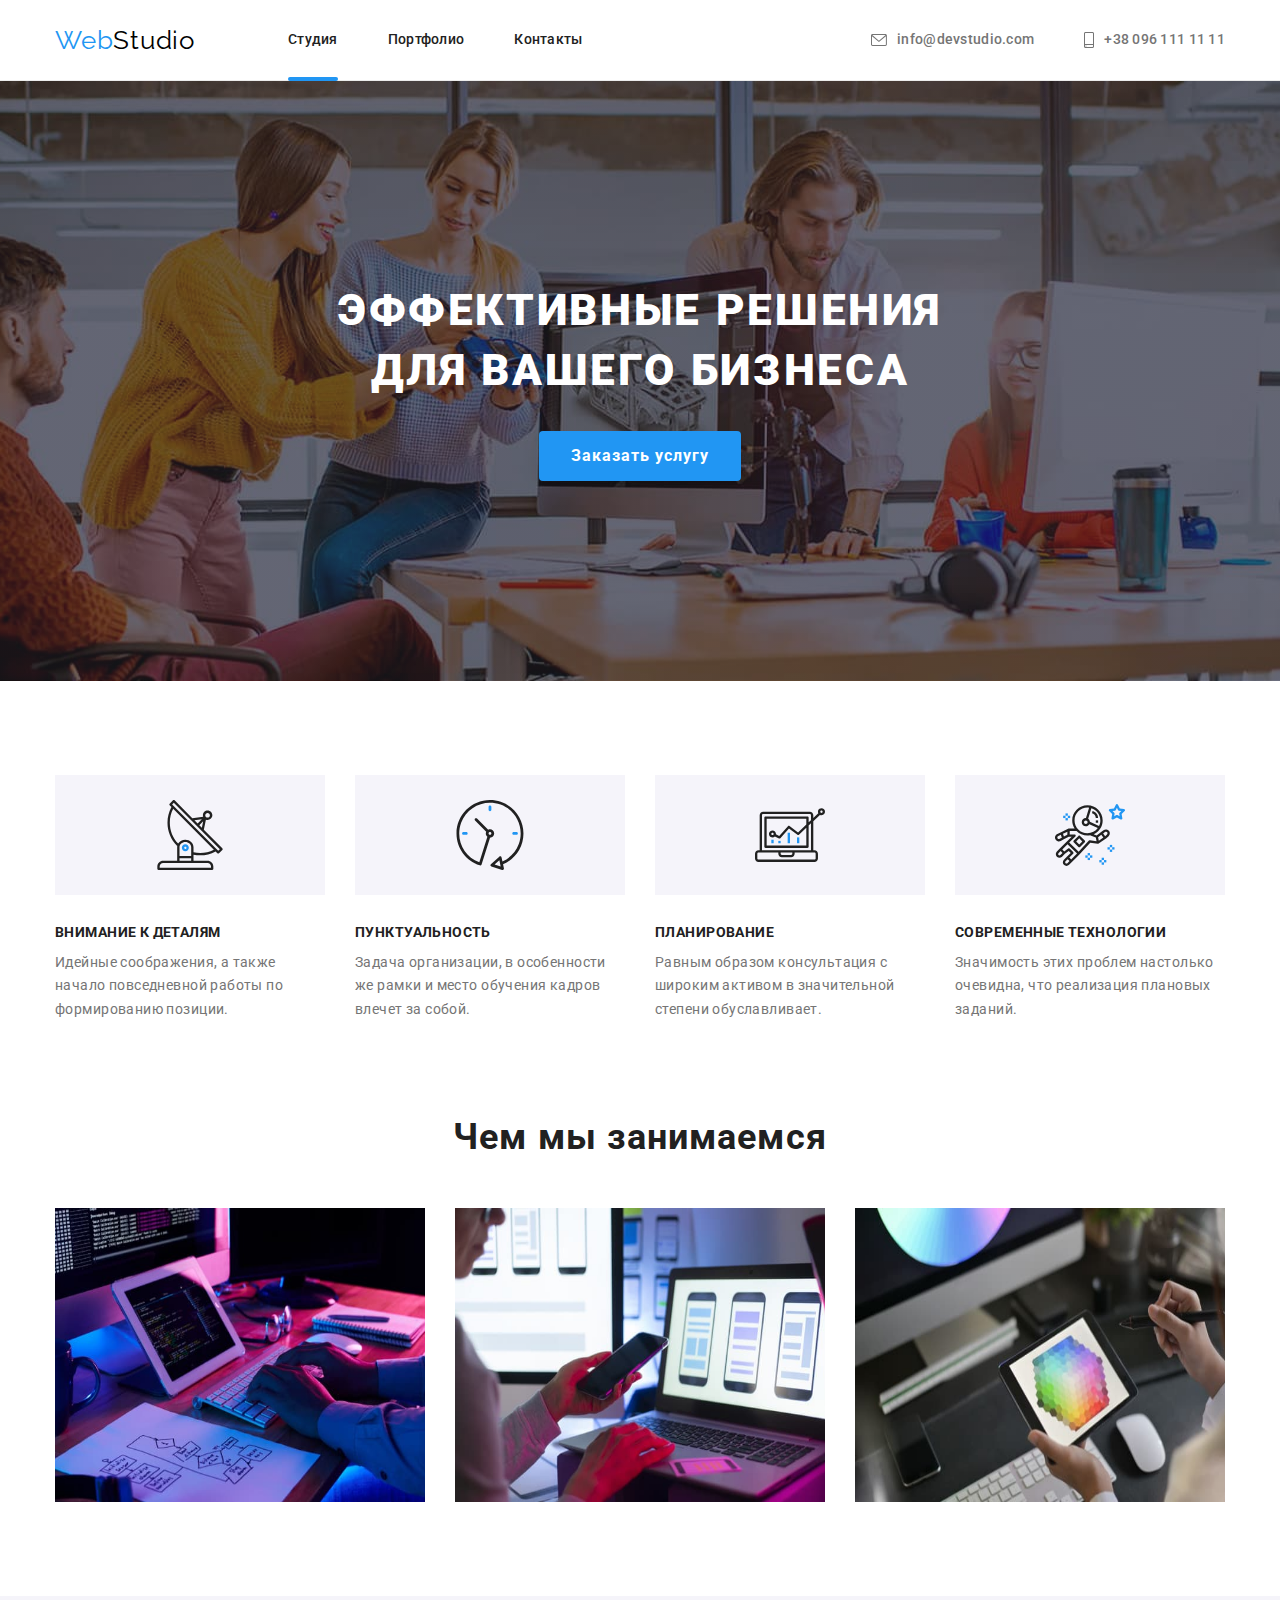
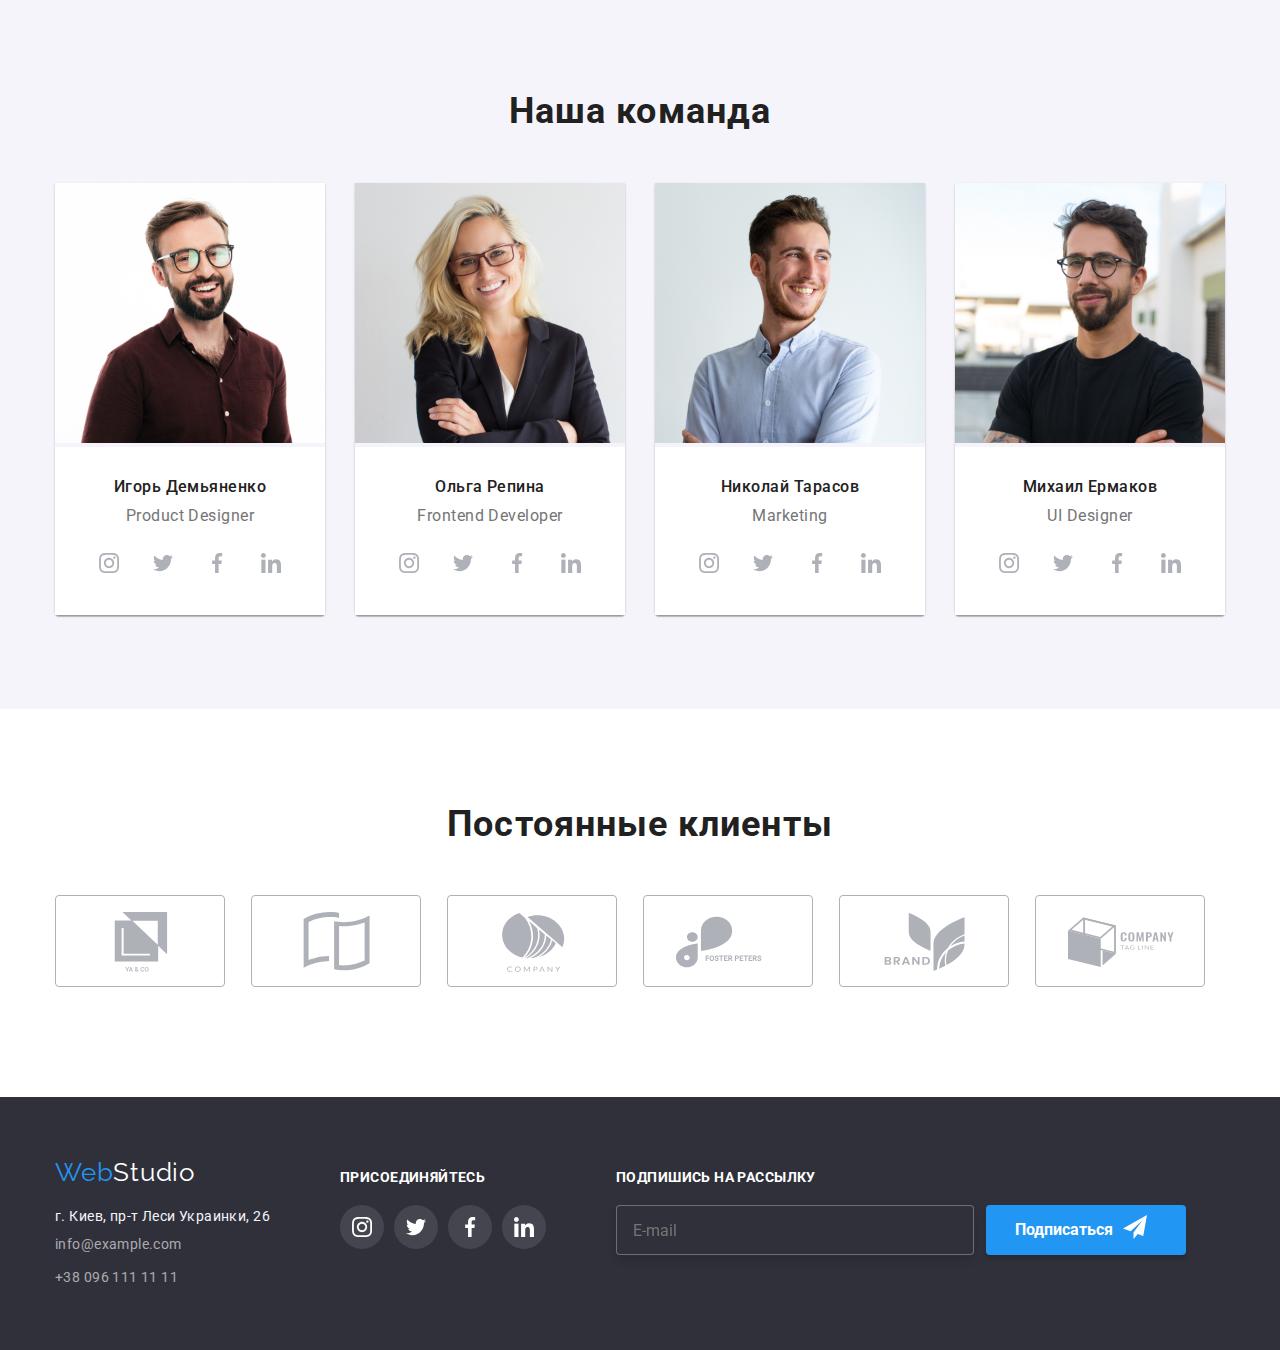
<file: index.html>
<!DOCTYPE html>
<html lang="ru">
  <head>
    <meta charset="UTF-8" />
    <meta http-equiv="X-UA-Compatible" content="IE=edge" />
    <meta name="viewport" content="width=device-width, initial-scale=1.0" />
    <title>goit-markup-hw-07</title>
    <link
      rel="stylesheet"
      href="https://cdnjs.cloudflare.com/ajax/libs/modern-normalize/1.1.0/modern-normalize.min.css"
    />
    <link rel="stylesheet" href="./css/main.css" />
    <link rel="stylesheet" href="./css/style.css" />
    <link rel="preconnect" href="https://fonts.googleapis.com" />
    <link rel="preconnect" href="https://fonts.gstatic.com" crossorigin />
    <link
      href="https://fonts.googleapis.com/css2?family=Raleway:wght@700&family=Roboto:wght@400;500;700;900&display=swap"
      rel="stylesheet"
    />
  </head>
  <body>
    <header>
      <div class="container">
        <nav class="nav">
          <a href="index.html" class="nav__main-logo link"
            ><span class="nav__main-logo-highlighter">Web</span>Studio</a
          >
          <ul class="navbar list">
            <li class="navbar__item">
              <a class="link current" href="./index.html"> Студия</a>
            </li>
            <li class="navbar__item">
              <a class="link" href="./portfolio.html">Портфолио</a>
            </li>
            <li class="navbar__item">
              <a class="link" href="#address">Контакты</a>
            </li>
          </ul>
        </nav>
        <div class="contacts">
          <ul class="contacts__list">
            <li>
              <a class="contacts__link" href="mailto:info@devstudio.com">
                <svg width="16" height="12" class="contacts__icon">
                  <use href="images/symbol-defs.svg#icon-mail"></use>
                </svg>
                info@devstudio.com
              </a>
            </li>
            <li>
              <a class="contacts__link" href="tel:+380961111111">
                <svg width="10" height="16" class="contacts__icon">
                  <use href="images/symbol-defs.svg#icon-phone"></use>
                </svg>
                +38 096 111 11 11
              </a>
            </li>
          </ul>
        </div>
      </div>
    </header>
    <main>
      <section class="hero">
        <div class="container">
          <h1 class="hero-titel">
            Эффективные решения <br />
            для вашего бизнеса
          </h1>
          <button class="button" type="button" data-modal-open>
            Заказать услугу
          </button>
        </div>
        <div class="backdrop is-hidden" data-modal>
          <div class="modal">
            <button class="modal-close" data-modal-close>
              <svg class="icon-md-close" width="11" height="11">
                <use href="./images/sprite.svg#icon-md-close"></use>
              </svg>
            </button>

            <b class="modal-title"> Оставьте свои данные, мы вам перезвоним </b>

            <form class="modal-form" autocomplete="off">
              <ul class="modal-list-form">
                <li class="modal-field-item">
                  <input
                    class="textfield"
                    type="text"
                    name="name"
                    id="name"
                    placeholder=" "
                  />
                  <label class="form-label" for="name">Имя</label>
                  <svg class="form-icon" width="18" height="18">
                    <use href="./images/sprite.svg#icon-person"></use>
                  </svg>
                </li>
                <li class="modal-field-item">
                  <input
                    class="textfield"
                    type="tel"
                    name="tel"
                    id="tel"
                    placeholder=" "
                  />
                  <label class="form-label" for="tel">Телефон</label>
                  <svg class="form-icon" width="18" height="18">
                    <use href="./images/sprite.svg#icon-phone"></use>
                  </svg>
                </li>
                <li class="modal-field-item">
                  <input
                    class="textfield"
                    type="email"
                    name="email"
                    id="mail"
                    placeholder=" "
                  />
                  <label class="form-label" for="mail">Почта</label>
                  <svg class="form-icon" width="18" height="18">
                    <use href="./images/sprite.svg#icon-email"></use>
                  </svg>
                </li>
              </ul>
              <div class="comment-field">
                <textarea
                  class="comment"
                  name="comment"
                  id="comment"
                  rows="8"
                  placeholder="Введите текст"
                ></textarea>
                <label class="comment-label" for="comment">Комментарий</label>
              </div>
              <label class="modal-consent">
                <input class="modal-checkbox" type="checkbox" name="policy" />
                <span class="checkbox-icon"></span>
                <span
                  >Соглашаюсь с рассылкой и принимаю
                  <a class="modal-link-consent" href="#">
                    Условия договора</a
                  ></span
                >
              </label>

              <button class="link-button" type="submit">Отправить</button>
            </form>
          </div>
        </div>
      </section>
      <section class="features">
        <div class="container">
          <ul class="features__list list">
            <li class="features__item">
              <div class="item-box">
                <div class="item-box__icon">
                  <svg width="70" height="70">
                    <use href="images/symbol-defs.svg#icon-antenna"></use>
                  </svg>
                </div>
                <div class="feature-box">
                  <h3 class="feature-name">Внимание к деталям</h3>
                  <p class="feature-description">
                    Идейные соображения, а также начало повседневной работы по
                    формированию позиции.
                  </p>
                </div>
              </div>
            </li>
            <li class="features__item">
              <div class="item-box">
                <div class="item-box__icon">
                  <svg width="70" height="70">
                    <use href="images/symbol-defs.svg#icon-clock"></use>
                  </svg>
                </div>
                <h3 class="feature-name">Пунктуальность</h3>
                <p class="feature-description">
                  Задача организации, в особенности же рамки и место обучения
                  кадров влечет за собой.
                </p>
              </div>
            </li>
            <li class="features__item">
              <div class="item-box">
                <div class="item-box__icon">
                  <svg width="70" height="70">
                    <use href="images/symbol-defs.svg#icon-diagram"></use>
                  </svg>
                </div>
                <h3 class="feature-name">Планирование</h3>
                <p class="feature-description">
                  Равным образом консультация с широким активом в значительной
                  степени обуславливает.
                </p>
              </div>
            </li>
            <li class="features__item">
              <div class="item-box">
                <div class="item-box__icon">
                  <svg width="70" height="70">
                    <use href="images/symbol-defs.svg#icon-astronaut"></use>
                  </svg>
                </div>
                <h3 class="feature-name">Современные технологии</h3>
                <p class="feature-description">
                  Значимость этих проблем настолько очевидна, что реализация
                  плановых заданий.
                </p>
              </div>
            </li>
          </ul>
        </div>
      </section>
      <section class="our-mission">
        <div class="container">
          <h2 class="our-mission-name">Чем мы занимаемся</h2>
          <ul class="our-mission-image list">
            <li>
              <img
                src="images/workspacepc.jpg"
                alt="Workspace PC"
                width="370"
                height="294"
              />
            </li>
            <li>
              <img
                src="images/workspacephone.jpg"
                alt="Workspace Phone"
                width="370"
                height="294"
              />
            </li>
            <li>
              <img
                src="images/workspacetablet.jpg"
                alt="Workspace Tablet"
                width="370"
                height="294"
              />
            </li>
          </ul>
        </div>
      </section>
      <section class="our-team-section">
        <div class="container">
          <h2 class="our-team-name">Наша команда</h2>
          <ul class="our-team-list">
            <li class="our-team-list__member">
              <img
                src="images/productdesigner.jpg"
                alt="Product Designer Igor"
                width="270"
              />
              <div class="member-data">
                <h3>Игорь Демьяненко</h3>
                <p>Product Designer</p>
                <div class="member-data__contacts">
                  <ul class="member-data__links">
                    <li>
                      <a
                        href="https://instagram.com"
                        class="link"
                        target="_blank"
                      >
                        <svg
                          class="member-data__links-icon"
                          width="20"
                          height="20"
                        >
                          <use
                            href="images/symbol-defs.svg#icon-instagram"
                          ></use>
                        </svg>
                      </a>
                    </li>
                    <li>
                      <a
                        href="https://twitter.com"
                        class="link"
                        target="_blank"
                      >
                        <svg
                          class="member-data__links-icon"
                          width="20"
                          height="20"
                        >
                          <use href="images/symbol-defs.svg#icon-twitter"></use>
                        </svg>
                      </a>
                    </li>
                    <li>
                      <a
                        href="https://facebook.com"
                        class="link"
                        target="_blank"
                      >
                        <svg
                          class="member-data__links-icon"
                          width="20"
                          height="20"
                        >
                          <use
                            href="images/symbol-defs.svg#icon-facebook"
                          ></use>
                        </svg>
                      </a>
                    </li>
                    <li>
                      <a
                        href="https://linkedin.com"
                        class="link"
                        target="_blank"
                      >
                        <svg
                          class="member-data__links-icon"
                          width="20"
                          height="20"
                        >
                          <use
                            href="images/symbol-defs.svg#icon-linkedin"
                          ></use>
                        </svg>
                      </a>
                    </li>
                  </ul>
                </div>
              </div>
            </li>
            <li class="our-team-list__member">
              <img
                src="images/frontenddeveloper.jpg"
                alt="Frontend Developer Olga"
                width="270"
              />
              <div class="member-data">
                <h3>Ольга Репина</h3>
                <p>Frontend Developer</p>
                <div class="member-data__contacts">
                  <ul class="member-data__links">
                    <li>
                      <a
                        href="https://instagram.com"
                        class="link"
                        target="_blank"
                      >
                        <svg
                          class="member-data__links-icon"
                          width="20"
                          height="20"
                        >
                          <use
                            href="images/symbol-defs.svg#icon-instagram"
                          ></use>
                        </svg>
                      </a>
                    </li>
                    <li>
                      <a
                        href="https://twitter.com"
                        class="link"
                        target="_blank"
                      >
                        <svg
                          class="member-data__links-icon"
                          width="20"
                          height="20"
                        >
                          <use href="images/symbol-defs.svg#icon-twitter"></use>
                        </svg>
                      </a>
                    </li>
                    <li>
                      <a
                        href="https://facebook.com"
                        class="link"
                        target="_blank"
                      >
                        <svg
                          class="member-data__links-icon"
                          width="20"
                          height="20"
                        >
                          <use
                            href="images/symbol-defs.svg#icon-facebook"
                          ></use>
                        </svg>
                      </a>
                    </li>
                    <li>
                      <a
                        href="https://linkedin.com"
                        class="link"
                        target="_blank"
                      >
                        <svg
                          class="member-data__links-icon"
                          width="20"
                          height="20"
                        >
                          <use
                            href="images/symbol-defs.svg#icon-linkedin"
                          ></use>
                        </svg>
                      </a>
                    </li>
                  </ul>
                </div>
              </div>
            </li>
            <li class="our-team-list__member">
              <img
                src="images/marketing.jpg"
                alt="Marketing Nikolai"
                width="270"
              />
              <div class="member-data">
                <h3>Николай Тарасов</h3>
                <p>Marketing</p>
                <div class="member-data__contacts">
                  <ul class="member-data__links">
                    <li>
                      <a
                        href="https://instagram.com"
                        class="link"
                        target="_blank"
                      >
                        <svg
                          class="member-data__links-icon"
                          width="20"
                          height="20"
                        >
                          <use
                            href="images/symbol-defs.svg#icon-instagram"
                          ></use>
                        </svg>
                      </a>
                    </li>
                    <li>
                      <a
                        href="https://twitter.com"
                        class="link"
                        target="_blank"
                      >
                        <svg
                          class="member-data__links-icon"
                          width="20"
                          height="20"
                        >
                          <use href="images/symbol-defs.svg#icon-twitter"></use>
                        </svg>
                      </a>
                    </li>
                    <li>
                      <a
                        href="https://facebook.com"
                        class="link"
                        target="_blank"
                      >
                        <svg
                          class="member-data__links-icon"
                          width="20"
                          height="20"
                        >
                          <use
                            href="images/symbol-defs.svg#icon-facebook"
                          ></use>
                        </svg>
                      </a>
                    </li>
                    <li>
                      <a
                        href="https://linkedin.com"
                        class="link"
                        target="_blank"
                      >
                        <svg
                          class="member-data__links-icon"
                          width="20"
                          height="20"
                        >
                          <use
                            href="images/symbol-defs.svg#icon-linkedin"
                          ></use>
                        </svg>
                      </a>
                    </li>
                  </ul>
                </div>
              </div>
            </li>
            <li class="our-team-list__member">
              <img
                src="images/uidesigner.jpg"
                alt="UI Designer Michael"
                width="270"
              />
              <div class="member-data">
                <h3>Михаил Ермаков</h3>
                <p>UI Designer</p>
                <div class="member-data__contacts">
                  <ul class="member-data__links">
                    <li>
                      <a
                        href="https://instagram.com"
                        class="link"
                        target="_blank"
                      >
                        <svg
                          class="member-data__links-icon"
                          width="20"
                          height="20"
                        >
                          <use
                            href="images/symbol-defs.svg#icon-instagram"
                          ></use>
                        </svg>
                      </a>
                    </li>
                    <li>
                      <a
                        href="https://twitter.com"
                        class="link"
                        target="_blank"
                      >
                        <svg
                          class="member-data__links-icon"
                          width="20"
                          height="20"
                        >
                          <use href="images/symbol-defs.svg#icon-twitter"></use>
                        </svg>
                      </a>
                    </li>
                    <li>
                      <a
                        href="https://facebook.com"
                        class="link"
                        target="_blank"
                      >
                        <svg
                          class="member-data__links-icon"
                          width="20"
                          height="20"
                        >
                          <use
                            href="images/symbol-defs.svg#icon-facebook"
                          ></use>
                        </svg>
                      </a>
                    </li>
                    <li>
                      <a
                        href="https://linkedin.com"
                        class="link"
                        target="_blank"
                      >
                        <svg
                          class="member-data__links-icon"
                          width="20"
                          height="20"
                        >
                          <use
                            href="images/symbol-defs.svg#icon-linkedin"
                          ></use>
                        </svg>
                      </a>
                    </li>
                  </ul>
                </div>
              </div>
            </li>
          </ul>
        </div>
      </section>
      <section class="our-clients-section">
        <div class="container">
          <h2 class="our-clients-name">Постоянные клиенты</h2>
          <ul class="our-clients-list">
            <li>
              <a href="*" class="link" target="_blank">
                <svg class="our-clients-links-icon" width="106" height="60">
                  <use href="images/symbol-defs.svg#icon-company1"></use>
                </svg>
              </a>
            </li>
            <li>
              <a href="*" class="link" target="_blank">
                <svg class="our-clients-links-icon" width="106" height="60">
                  <use href="images/symbol-defs.svg#icon-company2"></use>
                </svg>
              </a>
            </li>
            <li>
              <a href="*" class="link" target="_blank">
                <svg class="our-clients-links-icon" width="106" height="60">
                  <use href="images/symbol-defs.svg#icon-company3"></use>
                </svg>
              </a>
            </li>
            <li>
              <a href="*" class="link" target="_blank">
                <svg class="our-clients-links-icon" width="106" height="60">
                  <use href="images/symbol-defs.svg#icon-company4"></use>
                </svg>
              </a>
            </li>
            <li>
              <a href="*" class="link" target="_blank">
                <svg class="our-clients-links-icon" width="106" height="60">
                  <use href="images/symbol-defs.svg#icon-company5"></use>
                </svg>
              </a>
            </li>
            <li>
              <a href="*" class="link" target="_blank">
                <svg class="our-clients-links-icon" width="106" height="60">
                  <use href="images/symbol-defs.svg#icon-company6"></use>
                </svg>
              </a>
            </li>
          </ul>
        </div>
      </section>
    </main>
    <footer>
      <div class="container">
        <div class="footer-box">
          <div class="footer-contacts">
            <a href="index.html" class="main-logo-footer"
              ><span class="logo-highlighter">Web</span>Studio</a
            >
            <address class="address-footer">
              <p class="location">г. Киев, пр-т Леси Украинки, 26</p>
              <ul class="contacts-footer list">
                <li><a href="mailto:info@example.com">info@example.com</a></li>
                <li><a href="tel:+380961111111">+38 096 111 11 11</a></li>
              </ul>
            </address>
          </div>
          <div class="join-us">
            <h3>ПРИСОЕДИНЯЙТЕСЬ</h3>
            <ul class="our-social-links">
              <li>
                <a href="https://instagram.com" class="link" target="_blank">
                  <svg class="our-links-icon" width="20" height="20">
                    <use href="images/symbol-defs.svg#icon-instagram"></use>
                  </svg>
                </a>
              </li>
              <li>
                <a href="https://twitter.com" class="link" target="_blank">
                  <svg class="our-links-icon" width="20" height="20">
                    <use href="images/symbol-defs.svg#icon-twitter"></use>
                  </svg>
                </a>
              </li>
              <li>
                <a href="https://facebook.com" class="link" target="_blank">
                  <svg class="our-links-icon" width="20" height="20">
                    <use href="images/symbol-defs.svg#icon-facebook"></use>
                  </svg>
                </a>
              </li>
              <li>
                <a href="https://linkedin.com" class="link" target="_blank">
                  <svg class="our-links-icon" width="20" height="20">
                    <use href="images/symbol-defs.svg#icon-linkedin"></use>
                  </svg>
                </a>
              </li>
            </ul>
          </div>
          <div class="newsletter">
            <h3>ПОДПИШИСЬ НА РАССЫЛКУ</h3>
            <div class="mail-form">
              <form
                class=""
                name="mail_form"
                autocomplete="on"
                novalidate
              ></form>
              <div class="mail-form1">
                <label>
                  <input
                    class="user-email"
                    type="email"
                    name="email"
                    placeholder="E-mail"
                  />
                </label>
                <button class="submit-email" type="submit">
                  Подписаться
                  <svg class="send-mail" width="24" height="24">
                    <use href="images/sprite.svg#icon-send"></use>
                  </svg>
                </button>
              </div>
            </div>
          </div>
        </div>
      </div>
    </footer>
    <script src="./js/modal.js"></script>
  </body>
</html>
</file>
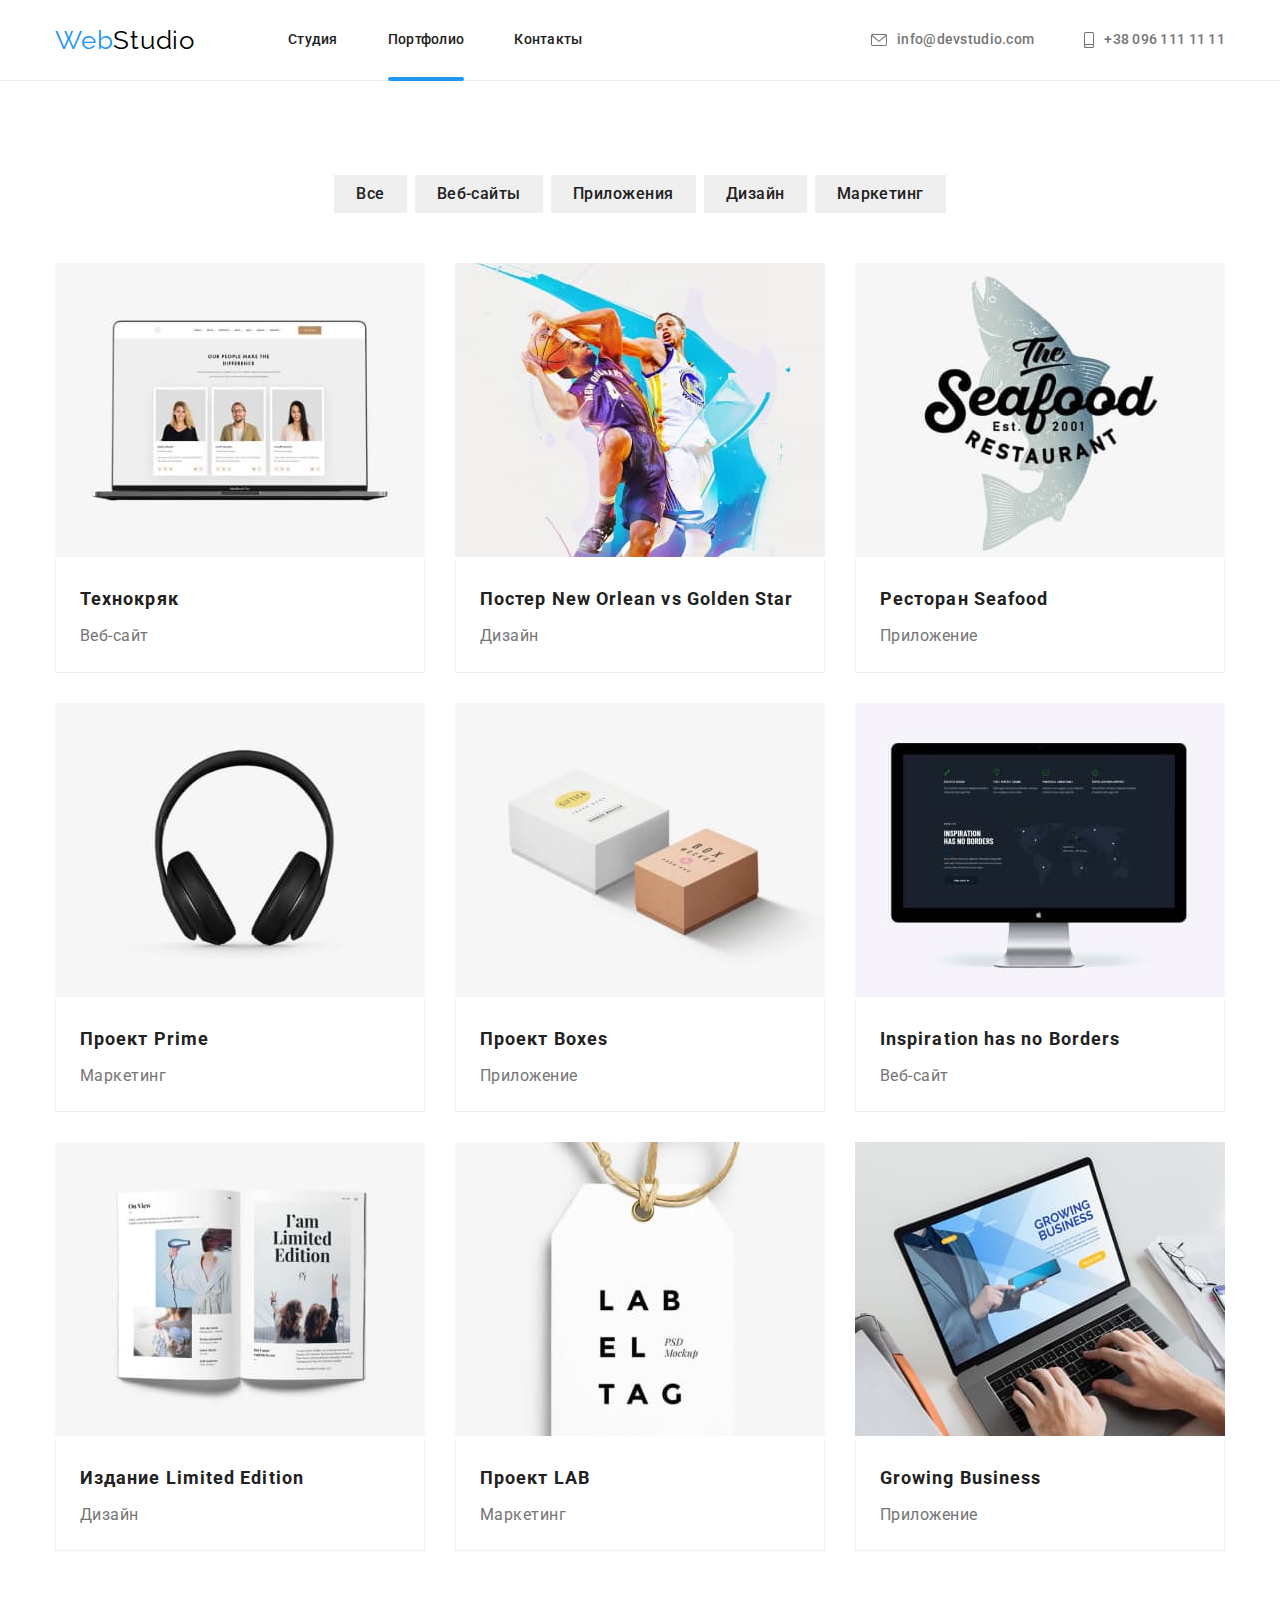
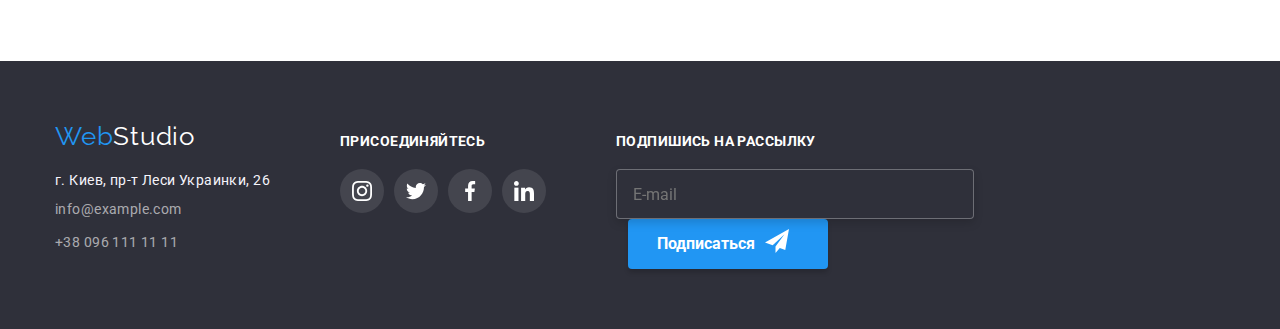
<file: portfolio.html>
<!DOCTYPE html>
<html lang="ru">
  <head>
    <meta charset="UTF-8" />
    <meta http-equiv="X-UA-Compatible" content="IE=edge" />
    <meta name="viewport" content="width=device-width, initial-scale=1.0" />
    <title>goit-markup-hw-07</title>
    <link
      rel="stylesheet"
      href="https://cdnjs.cloudflare.com/ajax/libs/modern-normalize/1.1.0/modern-normalize.min.css"
    />
    <link rel="stylesheet" href="./css/main.css" />
    <link rel="stylesheet" href="./css/style.css" />
    <link rel="preconnect" href="https://fonts.googleapis.com" />
    <link rel="preconnect" href="https://fonts.gstatic.com" crossorigin />
    <link
      href="https://fonts.googleapis.com/css2?family=Raleway:wght@700&family=Roboto:wght@400;500;700;900&display=swap"
      rel="stylesheet"
    />
  </head>
  <body>
    <header>
      <div class="container">
        <nav class="nav">
          <a href="index.html" class="nav__main-logo link"
            ><span class="nav__main-logo-highlighter">Web</span>Studio</a
          >
          <ul class="navbar list">
            <li class="navbar__item">
              <a class="link" href="./index.html"> Студия</a>
            </li>
            <li class="navbar__item">
              <a class="link current" href="./portfolio.html">Портфолио</a>
            </li>
            <li class="navbar__item">
              <a class="link" href="#address">Контакты</a>
            </li>
          </ul>
        </nav>
        <div class="contacts">
          <ul class="contacts__list">
            <li>
              <a class="contacts__link" href="mailto:info@devstudio.com">
                <svg width="16" height="12" class="contacts__icon">
                  <use href="images/symbol-defs.svg#icon-mail"></use>
                </svg>
                info@devstudio.com
              </a>
            </li>
            <li>
              <a class="contacts__link" href="tel:+380961111111">
                <svg width="10" height="16" class="contacts__icon">
                  <use href="images/symbol-defs.svg#icon-phone"></use>
                </svg>
                +38 096 111 11 11
              </a>
            </li>
          </ul>
        </div>
      </div>
    </header>
    <main>
      <section class="project-section">
        <div class="container">
          <ul class="portfolio-button list">
            <li>
              <button type="button" class="portfolio-button__filter">
                Все
              </button>
            </li>
            <li>
              <button type="button" class="portfolio-button__filter">
                Веб-сайты
              </button>
            </li>
            <li>
              <button type="button" class="portfolio-button__filter">
                Приложения
              </button>
            </li>
            <li>
              <button type="button" class="portfolio-button__filter">
                Дизайн
              </button>
            </li>
            <li>
              <button type="button" class="portfolio-button__filter">
                Маркетинг
              </button>
            </li>
          </ul>
          <ul class="projects list">
            <li>
              <div class="gallery-card-thumb">
                <img src="images/project1.jpg" alt="Project 1" width="370" />
                <div class="gallery-card-info">
                  <p class="gallery-card-info-text">
                    Ресурс предлагает комплексные предложения с разным уровнем
                    функционала и сервисов. Все это позволит посетителю получить
                    исчерпывающие сведения о компании или частном лице.
                  </p>
                </div>
              </div>
              <div class="project-data">
                <h3>Технокряк</h3>
                <p>Веб-сайт</p>
              </div>
            </li>
            <li>
              <div class="gallery-card-thumb">
                <img src="images/project2.jpg" alt="Project 2" width="370" />
                <div class="gallery-card-info">
                  <p class="gallery-card-info-text">
                    Ресурс предлагает комплексные предложения с разным уровнем
                    функционала и сервисов. Все это позволит посетителю получить
                    исчерпывающие сведения о компании или частном лице.
                  </p>
                </div>
              </div>
              <div class="project-data">
                <h3>Постер New Orlean vs Golden Star</h3>
                <p>Дизайн</p>
              </div>
            </li>
            <li>
              <div class="gallery-card-thumb">
                <img src="images/project3.jpg" alt="Project 3" width="370" />
                <div class="gallery-card-info">
                  <p class="gallery-card-info-text">
                    Ресурс предлагает комплексные предложения с разным уровнем
                    функционала и сервисов. Все это позволит посетителю получить
                    исчерпывающие сведения о компании или частном лице.
                  </p>
                </div>
              </div>
              <div class="project-data">
                <h3>Ресторан Seafood</h3>
                <p>Приложение</p>
              </div>
            </li>
            <li>
              <div class="gallery-card-thumb">
                <img src="images/project4.jpg" alt="Project 4" width="370" />
                <div class="gallery-card-info">
                  <p class="gallery-card-info-text">
                    Ресурс предлагает комплексные предложения с разным уровнем
                    функционала и сервисов. Все это позволит посетителю получить
                    исчерпывающие сведения о компании или частном лице.
                  </p>
                </div>
              </div>
              <div class="project-data">
                <h3>Проект Prime</h3>
                <p>Маркетинг</p>
              </div>
            </li>
            <li>
              <div class="gallery-card-thumb">
                <img src="images/project5.jpg" alt="Project 5" width="370" />
                <div class="gallery-card-info">
                  <p class="gallery-card-info-text">
                    Ресурс предлагает комплексные предложения с разным уровнем
                    функционала и сервисов. Все это позволит посетителю получить
                    исчерпывающие сведения о компании или частном лице.
                  </p>
                </div>
              </div>
              <div class="project-data">
                <h3>Проект Boxes</h3>
                <p>Приложение</p>
              </div>
            </li>
            <li>
              <div class="gallery-card-thumb">
                <img src="images/project6.jpg" alt="Project 6" width="370" />
                <div class="gallery-card-info">
                  <p class="gallery-card-info-text">
                    Ресурс предлагает комплексные предложения с разным уровнем
                    функционала и сервисов. Все это позволит посетителю получить
                    исчерпывающие сведения о компании или частном лице.
                  </p>
                </div>
              </div>
              <div class="project-data">
                <h3>Inspiration has no Borders</h3>
                <p>Веб-сайт</p>
              </div>
            </li>
            <li>
              <div class="gallery-card-thumb">
                <img src="images/project7.jpg" alt="Project 7" width="370" />
                <div class="gallery-card-info">
                  <p class="gallery-card-info-text">
                    Ресурс предлагает комплексные предложения с разным уровнем
                    функционала и сервисов. Все это позволит посетителю получить
                    исчерпывающие сведения о компании или частном лице.
                  </p>
                </div>
              </div>
              <div class="project-data">
                <h3>Издание Limited Edition</h3>
                <p>Дизайн</p>
              </div>
            </li>
            <li>
              <div class="gallery-card-thumb">
                <img src="images/project8.jpg" alt="Project 8" width="370" />
                <div class="gallery-card-info">
                  <p class="gallery-card-info-text">
                    Ресурс предлагает комплексные предложения с разным уровнем
                    функционала и сервисов. Все это позволит посетителю получить
                    исчерпывающие сведения о компании или частном лице.
                  </p>
                </div>
              </div>
              <div class="project-data">
                <h3>Проект LAB</h3>
                <p>Маркетинг</p>
              </div>
            </li>
            <li>
              <div class="gallery-card-thumb">
                <img src="images/project9.jpg" alt="Project 9" width="370" />
                <div class="gallery-card-info">
                  <p class="gallery-card-info-text">
                    Ресурс предлагает комплексные предложения с разным уровнем
                    функционала и сервисов. Все это позволит посетителю получить
                    исчерпывающие сведения о компании или частном лице.
                  </p>
                </div>
              </div>
              <div class="project-data">
                <h3>Growing Business</h3>
                <p>Приложение</p>
              </div>
            </li>
          </ul>
        </div>
      </section>
    </main>
    <footer>
      <div class="container">
        <div class="footer-box">
          <div class="footer-contacts">
            <a href="index.html" class="main-logo-footer"
              ><span class="logo-highlighter">Web</span>Studio</a
            >
            <address class="address-footer">
              <p class="location">г. Киев, пр-т Леси Украинки, 26</p>
              <ul class="contacts-footer list">
                <li><a href="mailto:info@example.com">info@example.com</a></li>
                <li><a href="tel:+380961111111">+38 096 111 11 11</a></li>
              </ul>
            </address>
          </div>
          <div class="join-us">
            <h3>ПРИСОЕДИНЯЙТЕСЬ</h3>
            <ul class="our-social-links">
              <li>
                <a href="https://instagram.com" class="link" target="_blank">
                  <svg class="our-links-icon" width="20" height="20">
                    <use href="images/symbol-defs.svg#icon-instagram"></use>
                  </svg>
                </a>
              </li>
              <li>
                <a href="https://twitter.com" class="link" target="_blank">
                  <svg class="our-links-icon" width="20" height="20">
                    <use href="images/symbol-defs.svg#icon-twitter"></use>
                  </svg>
                </a>
              </li>
              <li>
                <a href="https://facebook.com" class="link" target="_blank">
                  <svg class="our-links-icon" width="20" height="20">
                    <use href="images/symbol-defs.svg#icon-facebook"></use>
                  </svg>
                </a>
              </li>
              <li>
                <a href="https://linkedin.com" class="link" target="_blank">
                  <svg class="our-links-icon" width="20" height="20">
                    <use href="images/symbol-defs.svg#icon-linkedin"></use>
                  </svg>
                </a>
              </li>
            </ul>
          </div>
          <div class="newsletter">
            <h3>ПОДПИШИСЬ НА РАССЫЛКУ</h3>
            <div class="mail-form">
              <form
                class="mail-form1"
                name="mail_form"
                autocomplete="on"
                novalidate
              ></form>
              <label>
                <input
                  class="user-email"
                  type="email"
                  name="email"
                  placeholder="E-mail"
                />
              </label>
              <button class="submit-email" type="submit">
                Подписаться
                <svg class="send-mail" width="24" height="24">
                  <use href="/images/sprite.svg#icon-send"></use>
                </svg>
              </button>
            </div>
          </div>
        </div>
      </div>
    </footer>
  </body>
</html>
</file>
<file: css/main.css>
a {
  text-decoration: none;
}

.list {
  list-style-type: none;
}

body {
  background-color: #fff;
  font-family: "Roboto", "Raleway", sans-serif;
  color: var(--primary-text-color);
}

.hero,
footer {
  background-color: var(--footer-hero-bg-color);
}

.button {
  padding: 10px 32px;
  border: none;
  border-radius: 4px;
  -webkit-box-shadow: 0px 4px 4px rgba(0, 0, 0, 0.15);
          box-shadow: 0px 4px 4px rgba(0, 0, 0, 0.15);
  color: var(--primary-bg-color);
  background-color: var(--accent-color);
  font-family: inherit;
  font-weight: 700;
  font-size: 16px;
  line-height: 1.87;
  letter-spacing: 0.06em;
  -webkit-transition: color 250ms cubic-bezier(0.4, 0, 0.2, 1);
  transition: color 250ms cubic-bezier(0.4, 0, 0.2, 1);
  background-color: 250ms cubic-bezier(0.4, 0, 0.2, 1);
}

.link-button {
  width: 200px;
  height: 50px;
  padding: 0px;
  margin-top: 30px;
  margin-left: 125px;
  background-color: var(--accent-color);
  color: var(--address-color);
  -webkit-box-shadow: 0px 4px 4px rgba(0, 0, 0, 0.15);
          box-shadow: 0px 4px 4px rgba(0, 0, 0, 0.15);
  border-radius: 4px;
  border: none;
}

.portfolio-button__filter {
  font-family: inherit;
  font-size: 16px;
  font-weight: 500;
  line-height: 1.63;
  letter-spacing: 0.03em;
  cursor: pointer;
  border: none;
  color: var(--titel-link-color);
  padding: 6px 22px;
  -webkit-transition: 250ms cubic-bezier(0.4, 0, 0.2, 1);
  transition: 250ms cubic-bezier(0.4, 0, 0.2, 1);
}
.portfolio-button__filter:hover, .portfolio-button__filter:focus {
  font-family: inherit;
  background: var(--accent-color);
  -webkit-box-shadow: 0px 3px 1px rgba(0, 0, 0, 0.1), 0px 1px 2px rgba(0, 0, 0, 0.08), 0px 2px 2px rgba(0, 0, 0, 0.12);
          box-shadow: 0px 3px 1px rgba(0, 0, 0, 0.1), 0px 1px 2px rgba(0, 0, 0, 0.08), 0px 2px 2px rgba(0, 0, 0, 0.12);
  border-radius: 4px;
  border: none;
  line-height: 1.63;
  text-align: center;
  letter-spacing: 0.03em;
  color: var(--primary-bg-color);
  -webkit-transition: 250ms cubic-bezier(0.4, 0, 0.2, 1);
  transition: 250ms cubic-bezier(0.4, 0, 0.2, 1);
}

.contacts {
  display: -webkit-box;
  display: -ms-flexbox;
  display: flex;
}
.contacts a {
  font-size: 14px;
  line-height: 1.14;
  letter-spacing: 0.02em;
  color: var(--primary-text-color);
  font-weight: 500;
  padding-top: 32px;
  padding-bottom: 32px;
}

.contacts__list {
  display: -webkit-box;
  display: -ms-flexbox;
  display: flex;
  list-style-type: none;
  margin: 0px;
  padding: 0px;
}
.contacts__list li:not(:last-child) {
  margin-right: 50px;
}

.contacts__icon {
  margin-right: 10px;
  fill: var(--primary-text-color);
}

.contacts__link {
  display: -webkit-box;
  display: -ms-flexbox;
  display: flex;
  -webkit-box-align: center;
      -ms-flex-align: center;
          align-items: center;
}
.contacts__link:hover .contacts__icon {
  fill: var(--accent-color);
  -webkit-transition: 250ms cubic-bezier(0.4, 0, 0.2, 1);
  transition: 250ms cubic-bezier(0.4, 0, 0.2, 1);
}
.contacts__link:focus .contacts__icon {
  fill: var(--accent-color);
  -webkit-transition: 250ms cubic-bezier(0.4, 0, 0.2, 1);
  transition: 250ms cubic-bezier(0.4, 0, 0.2, 1);
}

.contacts-footer {
  padding: 0px;
  margin: 9px auto 0px;
}
.contacts-footer a {
  font-style: normal;
  font-size: 14px;
  line-height: 1.71;
  letter-spacing: 0.03em;
  color: var(--address-secondary-color);
}
.contacts-footer li:last-child {
  margin-top: 9px;
}

.our-social-links {
  display: -webkit-box;
  display: -ms-flexbox;
  display: flex;
  list-style-type: none;
  padding: 0px;
  margin: 0px;
}
.our-social-links li {
  display: -webkit-box;
  display: -ms-flexbox;
  display: flex;
  width: 44px;
  height: 44px;
  margin: 0px;
  border-radius: 50%;
  background-color: rgba(255, 255, 255, 0.1);
}
.our-social-links li + li {
  margin-left: 10px;
}
.our-social-links li svg {
  margin: 12px;
  fill: var(--address-color);
}
.our-social-links li:hover {
  background-color: var(--accent-color);
  -webkit-transition: 250ms cubic-bezier(0.4, 0, 0.2, 1);
  transition: 250ms cubic-bezier(0.4, 0, 0.2, 1);
}
.our-social-links .link:focus {
  background-color: var(--accent-color);
  border-radius: 50%;
  -webkit-transition: 250ms cubic-bezier(0.4, 0, 0.2, 1);
  transition: 250ms cubic-bezier(0.4, 0, 0.2, 1);
}

.nav__main-logo-highlighter {
  color: var(--accent-color);
}

.nav__main-logo {
  font-family: Raleway;
  font-weight: normal;
  font-size: 26px;
  line-height: 1.19;
  letter-spacing: 0.03em;
  color: var(--logo-up-color);
  margin-right: 93px;
}

.main-logo-footer {
  font-family: Raleway;
  font-size: 26px;
  line-height: 1.19;
  letter-spacing: 0.03em;
  color: var(--logo-down-color);
}

.logo-highlighter {
  color: var(--accent-color);
}

.newsletter {
  padding-top: 12px;
  padding-left: 70px;
}
.newsletter h3 {
  font-weight: 700;
  font-size: 14px;
  line-height: 16px;
  letter-spacing: 0.03em;
  color: var(--address-color);
  margin: 0px;
  margin-bottom: 20px;
}

.user-email {
  font-weight: 400;
  font-size: 16px;
  line-height: 20px;
  width: 358px;
  height: 50px;
  padding-left: 16px;
  color: var(--address-color);
  background-color: var(--footer-hero-bg-color);
  border: 1px solid rgba(255, 255, 255, 0.3);
  -webkit-filter: drop-shadow(0px 4px 4px rgba(0, 0, 0, 0.15));
          filter: drop-shadow(0px 4px 4px rgba(0, 0, 0, 0.15));
  border-radius: 4px;
}

.mail-form1 {
  display: -webkit-box;
  display: -ms-flexbox;
  display: flex;
}

.send-mail-form {
  display: -webkit-box;
  display: -ms-flexbox;
  display: flex;
  -webkit-box-align: center;
      -ms-flex-align: center;
          align-items: center;
  -webkit-box-pack: center;
      -ms-flex-pack: center;
          justify-content: center;
}

.send-mail {
  margin-left: 10px;
}

.submit-email {
  display: -webkit-box;
  display: -ms-flexbox;
  display: flex;
  margin: 0px;
  font-weight: 700;
  font-size: 16px;
  line-height: 30px;
  margin-left: 12px;
  padding: 10px 28px 10px 29px;
  width: 200px;
  height: 50px;
  color: var(--address-color);
  background-color: var(--accent-color);
  border: var(--footer-hero-bg-color);
  -webkit-box-shadow: 0px 4px 4px rgba(0, 0, 0, 0.15);
          box-shadow: 0px 4px 4px rgba(0, 0, 0, 0.15);
  border-radius: 4px;
}

.container {
  margin-right: auto;
  margin-left: auto;
  width: 1200px;
  padding-left: 15px;
  padding-right: 15px;
}
.container h1 {
  padding-bottom: 30px;
}
.container .portfolio-button {
  padding: 0px;
  margin: 0px;
  display: -webkit-box;
  display: -ms-flexbox;
  display: flex;
  -webkit-box-pack: center;
      -ms-flex-pack: center;
          justify-content: center;
}
header > .container {
  display: -webkit-box;
  display: -ms-flexbox;
  display: flex;
  -webkit-box-pack: justify;
      -ms-flex-pack: justify;
          justify-content: space-between;
  -webkit-box-align: center;
      -ms-flex-align: center;
          align-items: center;
}
footer .container {
  display: -webkit-box;
  display: -ms-flexbox;
  display: flex;
  -webkit-box-orient: vertical;
  -webkit-box-direction: normal;
      -ms-flex-direction: column;
          flex-direction: column;
}

.gallery-card-thumb {
  position: relative;
  overflow: hidden;
}
.gallery-card-thumb:hover .gallery-card-info, .gallery-card-thumb:focus .gallery-card-info {
  -webkit-transform: translateY(0);
          transform: translateY(0);
  -webkit-transition: 250ms cubic-bezier(0.4, 0, 0.2, 1);
  transition: 250ms cubic-bezier(0.4, 0, 0.2, 1);
}

.gallery-card-info {
  position: absolute;
  top: 0;
  left: 0;
  width: 100%;
  height: 100%;
  padding: 63px 24px;
  background-color: rgba(33, 150, 243, 0.9);
  -webkit-transform: translateY(100%);
          transform: translateY(100%);
  -webkit-transition: -webkit-transform 250ms cubic-bezier(0.4, 0, 0.2, 1);
  transition: -webkit-transform 250ms cubic-bezier(0.4, 0, 0.2, 1);
  transition: transform 250ms cubic-bezier(0.4, 0, 0.2, 1);
  transition: transform 250ms cubic-bezier(0.4, 0, 0.2, 1), -webkit-transform 250ms cubic-bezier(0.4, 0, 0.2, 1);
}

.gallery-card-info-text {
  font-weight: 400;
  font-size: 18px;
  line-height: 1.56;
  margin: 0px;
  color: var(--primary-bg-color);
}

.join-us {
  padding-top: 12px;
  padding-left: 70px;
}
.join-us h3 {
  font-weight: 700;
  font-size: 14px;
  line-height: 16px;
  letter-spacing: 0.03em;
  color: var(--address-color);
  margin: 0px;
  margin-bottom: 20px;
}

.location {
  font-style: normal;
  font-size: 14px;
  line-height: 1.17;
  letter-spacing: 0.03em;
  color: var(--secondary-bg-color);
  margin: 20px auto 0px;
}

header {
  border-bottom: 1px solid #ececec;
}

.features {
  padding-top: 94px;
  padding-bottom: 94px;
}

.features__list {
  display: -webkit-box;
  display: -ms-flexbox;
  display: flex;
  -webkit-box-pack: justify;
      -ms-flex-pack: justify;
          justify-content: space-between;
  margin: 0px;
  padding: 0px;
}

.item-box__icon {
  display: -webkit-box;
  display: -ms-flexbox;
  display: flex;
  -webkit-box-pack: center;
      -ms-flex-pack: center;
          justify-content: center;
  -webkit-box-align: center;
      -ms-flex-align: center;
          align-items: center;
  margin-bottom: 30px;
  background-color: var(--secondary-bg-color);
  height: 120px;
}

.features__item {
  width: 270px;
}

.feature-name {
  font-size: 14px;
  line-height: 1.14;
  letter-spacing: 0.03em;
  text-transform: uppercase;
  color: var(--titel-link-color);
  margin: 0px 0px 10px;
}

.feature-description {
  font-weight: normal;
  font-size: 14px;
  line-height: 1.71;
  letter-spacing: 0.03em;
  color: var(--primary-text-color);
  margin: 0px;
}

footer {
  padding: 60px 0px 60px;
}

.footer-box {
  display: -webkit-box;
  display: -ms-flexbox;
  display: flex;
}

.hero {
  padding-top: 200px;
  padding-bottom: 200px;
  background-image: -webkit-gradient(linear, left top, right top, from(rgba(47, 48, 58, 0.4)), to(rgba(47, 48, 58, 0.4))), url(../images/herobackground.jpg);
  background-image: linear-gradient(to right, rgba(47, 48, 58, 0.4), rgba(47, 48, 58, 0.4)), url(../images/herobackground.jpg);
  background-size: cover;
  background-position: center;
  max-width: 1600px;
  margin: auto;
}
.hero > .container {
  display: -webkit-box;
  display: -ms-flexbox;
  display: flex;
  -webkit-box-pack: center;
      -ms-flex-pack: center;
          justify-content: center;
  -webkit-box-orient: vertical;
  -webkit-box-direction: normal;
      -ms-flex-direction: column;
          flex-direction: column;
  -webkit-box-align: center;
      -ms-flex-align: center;
          align-items: center;
}
.hero h1 {
  display: block;
  font-weight: 900;
  font-size: 44px;
  line-height: 1.36;
  text-align: center;
  letter-spacing: 0.06em;
  text-transform: uppercase;
  color: var(--primary-bg-color);
  width: 696px;
  margin: 0px;
}

.member-data__links {
  display: -webkit-box;
  display: -ms-flexbox;
  display: flex;
  list-style-type: none;
  margin: auto;
  padding: 0px;
  -webkit-box-pack: center;
      -ms-flex-pack: center;
          justify-content: center;
}
.member-data__links li {
  display: inline-block;
  width: 44px;
  height: 44px;
}
.member-data__links .link {
  display: -webkit-box;
  display: -ms-flexbox;
  display: flex;
  -webkit-box-align: center;
      -ms-flex-align: center;
          align-items: center;
  width: 44px;
  height: 44px;
}
.member-data__links .link:focus {
  background-color: var(--accent-color);
  border-radius: 50%;
  -webkit-transition: 250ms cubic-bezier(0.4, 0, 0.2, 1);
  transition: 250ms cubic-bezier(0.4, 0, 0.2, 1);
}
.member-data__links li + li {
  margin-left: 10px;
}
.member-data__links li:hover {
  background-color: var(--accent-color);
  border-radius: 50%;
  -webkit-transition: 250ms cubic-bezier(0.4, 0, 0.2, 1);
  transition: 250ms cubic-bezier(0.4, 0, 0.2, 1);
}
.member-data__links li {
  -webkit-transition: 250ms cubic-bezier(0.4, 0, 0.2, 1);
  transition: 250ms cubic-bezier(0.4, 0, 0.2, 1);
}
.member-data__links li:hover .member-data__links-icon {
  fill: var(--address-color);
  -webkit-transition: 250ms cubic-bezier(0.4, 0, 0.2, 1);
  transition: 250ms cubic-bezier(0.4, 0, 0.2, 1);
}
.member-data__links li svg {
  fill: var(--client-company-icon);
  margin: 12px;
}

.member-data__contacts {
  margin-top: 16px;
}

.link:focus .member-data__links-icon {
  fill: var(--address-color);
  -webkit-transition: 250ms cubic-bezier(0.4, 0, 0.2, 1);
  transition: 250ms cubic-bezier(0.4, 0, 0.2, 1);
}

nav {
  display: -webkit-box;
  display: -ms-flexbox;
  display: flex;
  -webkit-box-align: center;
      -ms-flex-align: center;
          align-items: center;
}

.nav > .list {
  display: -webkit-box;
  display: -ms-flexbox;
  display: flex;
  -webkit-box-pack: justify;
      -ms-flex-pack: justify;
          justify-content: space-between;
}

.navbar {
  display: -webkit-box;
  display: -ms-flexbox;
  display: flex;
  padding: 0px;
  margin: 0px;
}

.navbar__item:not(:last-child) {
  margin-right: 50px;
}

.navbar__item a {
  font-weight: 500;
  font-size: 14px;
  line-height: 1.14;
  letter-spacing: 0.02em;
  color: var(--titel-link-color);
  display: block;
  padding-top: 32px;
  padding-bottom: 32px;
  position: relative;
}

.navbar__item a:hover,
.navbar__item a:focus,
.contacts a:hover,
.contacts a:focus,
.contacts-footer a:hover,
.contacts-footer a:focus {
  color: var(--accent-color);
  -webkit-transition: 250ms cubic-bezier(0.4, 0, 0.2, 1);
  transition: 250ms cubic-bezier(0.4, 0, 0.2, 1);
}

.nav > .navbar .link.current::after {
  content: "";
  position: absolute;
  bottom: -1px;
  left: 0;
  opacity: 1;
  width: 100%;
  height: 4px;
  background-color: var(--accent-color);
  border-radius: 2px;
}

.navbar__item a::after {
  content: "";
  bottom: -1px;
  left: 0;
  width: 100%;
  height: 4px;
  background-color: var(--accent-color);
  border-radius: 2px;
  position: absolute;
  opacity: 0;
  -webkit-transition: 250ms cubic-bezier(0.4, 0, 0.2, 1);
  transition: 250ms cubic-bezier(0.4, 0, 0.2, 1);
}

.navbar__item a:hover::after {
  opacity: 1;
  -webkit-transition: 250ms cubic-bezier(0.4, 0, 0.2, 1);
  transition: 250ms cubic-bezier(0.4, 0, 0.2, 1);
}

.our-clients-section {
  padding-top: 94px;
  padding-bottom: 94px;
}

.our-clients-name {
  font-size: 36px;
  line-height: 1.17;
  text-align: center;
  letter-spacing: 0.03em;
  color: var(--titel-link-color);
  margin: 0px auto 50px;
}

.our-clients-list {
  display: -webkit-box;
  display: -ms-flexbox;
  display: flex;
  list-style-type: none;
  padding: 0px;
}
.our-clients-list li {
  display: -webkit-box;
  display: -ms-flexbox;
  display: flex;
  width: 170px;
  height: 92px;
  border: 1px solid #afb1b8;
  border-radius: 4px;
  -webkit-transition: 250ms cubic-bezier(0.4, 0, 0.2, 1);
  transition: 250ms cubic-bezier(0.4, 0, 0.2, 1);
}
.our-clients-list li + li {
  margin-left: 26px;
}
.our-clients-list li:hover .our-clients-links-icon {
  fill: var(--accent-color);
  -webkit-transition: 250ms cubic-bezier(0.4, 0, 0.2, 1);
  transition: 250ms cubic-bezier(0.4, 0, 0.2, 1);
}
.our-clients-list li:hover {
  border: 1px solid var(--accent-color);
  -webkit-transition: 250ms cubic-bezier(0.4, 0, 0.2, 1);
  transition: 250ms cubic-bezier(0.4, 0, 0.2, 1);
}

.our-clients-links-icon {
  margin: 16px 32px;
  fill: var(--client-company-icon);
  -webkit-transition: 250ms cubic-bezier(0.4, 0, 0.2, 1);
  transition: 250ms cubic-bezier(0.4, 0, 0.2, 1);
}
.link:focus .our-clients-links-icon {
  fill: var(--accent-color);
  -webkit-transition: 250ms cubic-bezier(0.4, 0, 0.2, 1);
  transition: 250ms cubic-bezier(0.4, 0, 0.2, 1);
}

.our-mission {
  padding-bottom: 94px;
}

.our-mission-name {
  font-size: 36px;
  line-height: 1.17;
  text-align: center;
  letter-spacing: 0.03em;
  color: var(--titel-link-color);
  margin: 0px;
  display: block;
}

.our-mission-image {
  display: -webkit-box;
  display: -ms-flexbox;
  display: flex;
  -webkit-box-pack: justify;
      -ms-flex-pack: justify;
          justify-content: space-between;
  padding: 0px;
  margin: 50px auto 0px;
}
.our-mission-image li {
  line-height: 0px;
}

.our-team-section {
  padding-top: 94px;
  padding-bottom: 94px;
  background-color: var(--secondary-bg-color);
}

.our-team-list {
  display: -webkit-box;
  display: -ms-flexbox;
  display: flex;
  -webkit-box-pack: justify;
      -ms-flex-pack: justify;
          justify-content: space-between;
  margin: 0px;
  padding: 0px;
  list-style-type: none;
}

.our-team-name {
  font-size: 36px;
  line-height: 1.17;
  text-align: center;
  letter-spacing: 0.03em;
  color: var(--titel-link-color);
  margin: 0px auto 50px;
}

.our-team-list__member {
  -webkit-box-shadow: 0px 1px 3px rgba(0, 0, 0, 0.12), 0px 1px 1px rgba(0, 0, 0, 0.14), 0px 2px 1px rgba(0, 0, 0, 0.2);
          box-shadow: 0px 1px 3px rgba(0, 0, 0, 0.12), 0px 1px 1px rgba(0, 0, 0, 0.14), 0px 2px 1px rgba(0, 0, 0, 0.2);
  border-radius: 0px 0px 4px 4px;
}
.our-team-list__member h3 {
  font-weight: 500;
  font-size: 16px;
  line-height: 1.19;
  text-align: center;
  letter-spacing: 0.03em;
  color: var(--titel-link-color);
  margin: 0px;
  margin-bottom: 10px;
}
.our-team-list__member p {
  line-height: 1.19;
  text-align: center;
  letter-spacing: 0.03em;
  color: var(--primary-text-color);
  margin: 0px;
}

.member-data {
  padding: 30px 0px 30px;
  background-color: var(--address-color);
}

.project-section {
  padding: 94px 0px 94px;
}

.projects {
  display: -webkit-box;
  display: -ms-flexbox;
  display: flex;
  -ms-flex-wrap: wrap;
      flex-wrap: wrap;
  -webkit-box-pack: center;
      -ms-flex-pack: center;
          justify-content: center;
  padding: 0px;
  margin-top: 0px;
  padding-top: 50px;
}
.projects li {
  position: relative;
}
.projects li:hover {
  -webkit-box-shadow: 1px 4px 6px rgba(0, 0, 0, 0.16), 0px 4px 4px rgba(0, 0, 0, 0.06), 0px 1px 1px rgba(0, 0, 0, 0.12);
          box-shadow: 1px 4px 6px rgba(0, 0, 0, 0.16), 0px 4px 4px rgba(0, 0, 0, 0.06), 0px 1px 1px rgba(0, 0, 0, 0.12);
  -webkit-transition: 250ms cubic-bezier(0.4, 0, 0.2, 1);
  transition: 250ms cubic-bezier(0.4, 0, 0.2, 1);
}
.projects li:not(:nth-last-child(-n+3)) {
  margin-bottom: 30px;
}
.projects li:not(:nth-child(3n+3)) {
  margin-right: 30px;
}
.projects h3 {
  font-size: 18px;
  line-height: 2;
  letter-spacing: 0.06em;
  color: var(--titel-link-color);
  margin: 0px 0px 4px 0px;
}

.project-data {
  padding: 20px 24px 20px 24px;
  border: solid 1px #eeeeee;
  border-top: 0;
}
.project-data p {
  line-height: 1.88;
  letter-spacing: 0.03em;
  color: var(--primary-text-color);
  margin: 0px;
}

.portfolio-button li + li {
  margin-left: 8px;
}

:root {
  --primary-text-color: #757575;
  --primary-bg-color: #ffffff;
  --secondary-bg-color: #f5f4fa;
  --footer-hero-bg-color: #2f303a;
  --titel-link-color: #212121;
  --secondary-link-color: #757575;
  --accent-color: #2196f3;
  --logo-up-color: #000000;
  --logo-down-color: #ffffff;
  --address-color: #ffffff;
  --address-secondary-color: rgba(255, 255, 255, 0.6);
  --client-company-icon: #afb1b8;
}/*# sourceMappingURL=main.css.map */
</file>
<file: css/style.css>
/* Modal styles */


.backdrop {
  position: fixed;
  top: 0;
  left: 0;
  width: 100%;
  height: 100%;
  overflow: hidden;

  z-index: 1;
  background: rgba(0, 0, 0, 0.2);

  visibility: visible;
  opacity: 1;
  transition: all 250ms cubic-bezier(0.4, 0, 0.2, 1);
}
.backdrop.is-hidden {
  visibility: hidden;
  opacity: 0;
  pointer-events: none;
}

.backdrop.is-hidden .modal {
  transform: translate(-50%, -50%) scale(0.8) rotateY(45deg) rotateX(90deg)
    rotateZ(180deg);
}
.backdrop.is-hidden .modal .icon-md-close {
  transform: scale(1);
}

.modal-title {
  display: block;
  margin-bottom: 28px;

  font-size: 20px;
  line-height: 1.15;
  text-align: center;

  color: var(--titel-link-color);
}
.modal {
  position: absolute;
  left: 50%;
  top: 50%;
  width: 528px;
  max-width: 100%;

  max-height: 100%;

  padding: 40px;

  background: var(--address-color);
  box-shadow: 0px 2px 1px rgba(0, 0, 0, 0.2), 0px 1px 1px rgba(0, 0, 0, 0.14),
    0px 1px 3px rgba(0, 0, 0, 0.12);
  border-radius: 4px;

  transform: translate(-50%, -50%) scale(1);
  z-index: 2;
  transition: transform 250ms cubic-bezier(0.4, 0, 0.2, 1);
}
.modal-list-form {
  display: flex;
  flex-direction: column;
  align-items: stretch;
  justify-content: space-around;
  margin-bottom: 20px;
  padding: 0px;

  list-style-type: none;
}
.modal-list-form .modal-field-item:not(:last-child) {
  margin-bottom: 28px;
}

.modal-field-item {
  position: relative;
}

.form-label {
  position: absolute;
  display: block;
  top: -16px;
  left: 0px;
  font-size: 12px;

  color: var(--primary-text-color);

  transition: all 250ms cubic-bezier(0.4, 0, 0.2, 1);
}

.textfield {
  padding: 12px 18px 12px 42px;
  width: 448px;
  height: 40px;

  border: 1px solid rgba(33, 33, 33, 0.2);
  border-radius: 4px;
  outline: none;

  letter-spacing: 0.01em;
  color: var(--primary-text-color);
}

.comment-field {
  position: relative;
}
.comment-label {
  margin-top: 10px;
  font-size: 12px;
  position: absolute;
  top: -25px;
  left: 0px;
  color: var(--primary-text-color);

  transition: all 250ms cubic-bezier(0.4, 0, 0.2, 1);
}

.comment::placeholder{
  font-size: 12px;
  line-height: 14px;
  color: rgba(117, 117, 117, 0.5);
}

.comment {
  padding: 12px 16px;
  width: 448px;
  height: 120px;
  resize: none;

  border: 1px solid rgba(33, 33, 33, 0.2);
  border-radius: 4px;
  outline: none;

  font-size: 12px;
  color: var(--primary-text-color);

  transform: scale(1);
  transition: all 250ms cubic-bezier(0.4, 0, 0.2, 1);
}

.textfield:focus,
.comment:focus {
  border: 1px solid var(--accent-color);
  outline: none;
}

.form-icon {
  display: block;
  position: absolute;
  top: 11px;
  left: 16px;
  fill: var(--secondary-text-color);
}

.textfield:focus ~ .form-icon,
.textfield:not(:placeholder-shown) ~ .form-icon,
.comment:focus ~ .form-icon,
.comment:not(:placeholder-shown) ~ .form-icon {
  fill: var(--accent-color);
}


.modal-consent {
  display: flex;
  align-items: center;
  width: 425px;
  font-size: 14px;

  padding-left: 14px;
  margin: 0px;

  line-height: 1.71;

  color: var(--primary-text-color);
}

.modal-checkbox {
  position: absolute;
  width: 1px;
  height: 1px;
  margin: -1px;
  border: 0;
  padding: 0;
  clip: rect(0 0 0 0);
  overflow: hidden;
}

.checkbox-icon {
  display: inline-block;
  width: 15px;
  height: 15px;
  margin-right: 5px;

  border: 2px solid;
  border-color: var(--logo-up-color);
  border-radius: 4px;
  cursor: pointer;

  transition: all 250ms cubic-bezier(0.4, 0, 0.2, 1);
}

.modal-checkbox:checked + .checkbox-icon {
  border-color: transparent;
  background-color: var(--accent-color);
  background-image: url(../images/check-icon.svg);
  background-size: contain;
  background-origin: border-box;
}

.modal-link-consent {
  color: var(--accent-color);
  text-decoration: underline;
}

.modal-close {
  position: absolute;

  top: 0px;
  right: 0px;
  width: 30px;
  height: 30px;

  cursor: pointer;

  color: #000000;
  background-color: var(--address-color);

  border-radius: 50%;
  border: none;
  outline: none;

  transform: scale(1);
  transition: all 250ms cubic-bezier(0.4, 0, 0.2, 1);
}
</file>
